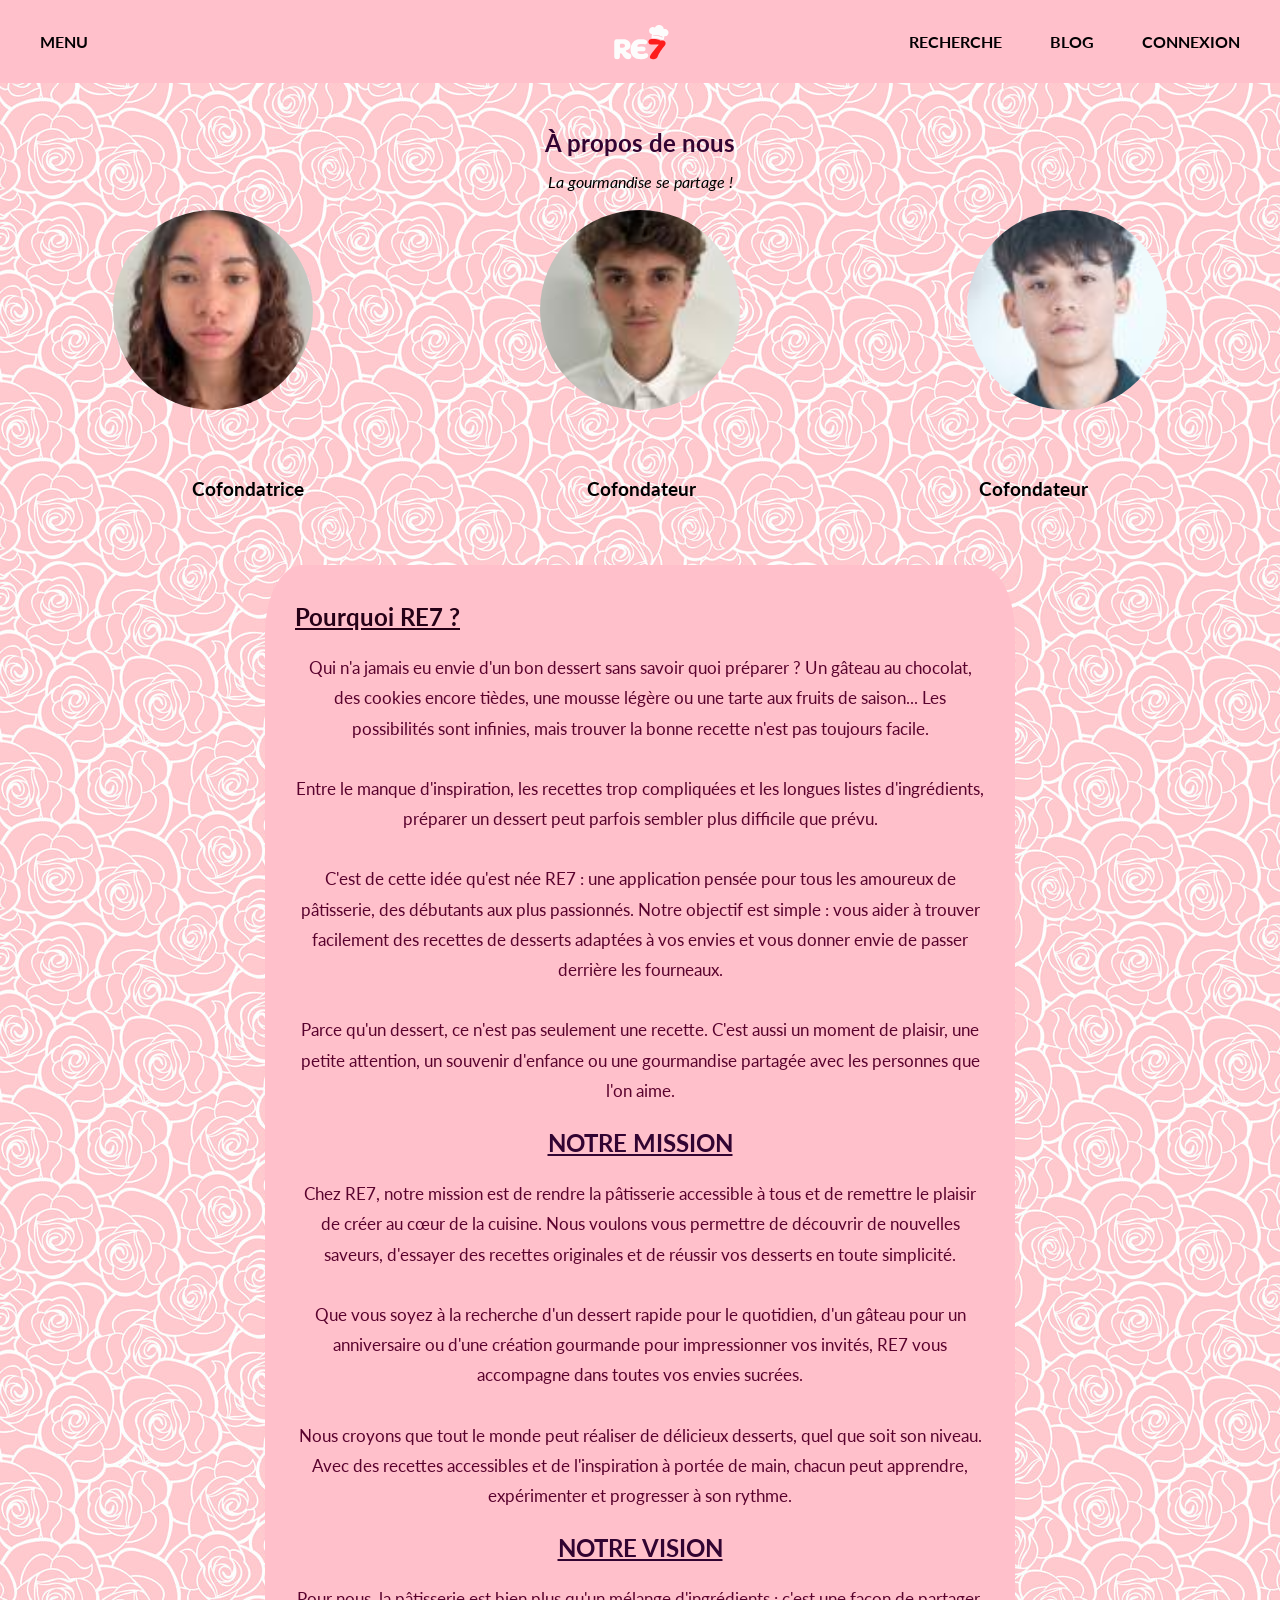
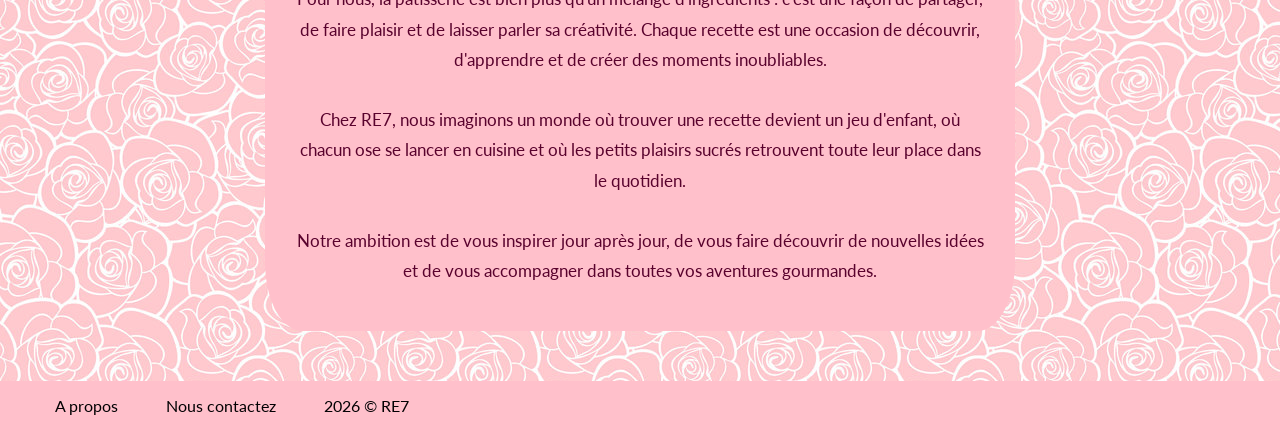
<file: apropos.html>
<!doctype html>
<html lang="en">
  <head>
    <link rel="stylesheet" href="style.css" />
    <meta charset="UTF-8" />
    <meta name="viewport" content="width=device-width, initial-scale=1.0" />
    <title>Document</title>
  </head>
  <body>
    <div class ="colone">
      <header>
        <div class="header_contain">
          <nav class="header_gauche">
            <ul>
              <li><a href="index.html">MENU</a></li>
            </ul>
          </nav>

          <div class="header_image">
            <a href="index.html">
              <img src="assets/Logo_RE7_avec_toque_de_chef.svg" alt="logo re7" />
            </a>
          </div>

          <nav class="header_droite">
            <ul>
              <li><a href="#recherche">RECHERCHE</a></li>
              <li><a href="#blog">BLOG</a></li>
              <li><a href="apropos.html">CONNEXION</a></li>
            </ul>
          </nav>
        </div>
      </header>
      <div class="padding">
        <h2><h2>À propos de nous</h2></h2>
        <div class="italique">
          <i>La gourmandise se partage !</i>
        </div>
      </div>
      <br />
      <div class="flexbox">
        <figure>
          <img
            src="assets/kenza.jpeg"
            style="
              width: 200px;
              height: 200px;
              border-radius: 50%;
              object-fit: cover;
            "
          />
        </figure>

        <figure>
          <img
            src="assets/Endrit.jpeg"
            style="
              width: 200px;
              height: 200px;
              border-radius: 50%;
              object-fit: cover;
            "
          />
        </figure>

        <figure>
          <img
            src="assets/mathias.jpeg"
            style="
              width: 200px;
              height: 200px;
              border-radius: 50%;
              object-fit: cover;
            "
          />
        </figure>
      </div>
      <div class="txt">
        <figure>
          <h3>Cofondatrice</h3>
        </figure>
        <figure>
          <h3>Cofondateur</h3>
        </figure>
        <figure>
          <h3>Cofondateur</h3>
        </figure>
      </div>
    
      <div class="notebook">
        <section class="mission">

            <div class="gentxt">
              <h1><u>Pourquoi RE7 ?</u></h1>
          <p>
            Qui n'a jamais eu envie d'un bon dessert sans savoir quoi préparer ?
            Un gâteau au chocolat, des cookies encore tièdes, une mousse légère ou
            une tarte aux fruits de saison... Les possibilités sont infinies, mais
            trouver la bonne recette n'est pas toujours facile.
          </p>

          <p>
            Entre le manque d'inspiration, les recettes trop compliquées et les
            longues listes d'ingrédients, préparer un dessert peut parfois sembler
            plus difficile que prévu.
          </p>

          <p>
            C'est de cette idée qu'est née RE7 : une application pensée pour tous
            les amoureux de pâtisserie, des débutants aux plus passionnés. Notre
            objectif est simple : vous aider à trouver facilement des recettes de
            desserts adaptées à vos envies et vous donner envie de passer derrière
            les fourneaux.
          </p>

          <p>
            Parce qu'un dessert, ce n'est pas seulement une recette. C'est aussi
            un moment de plaisir, une petite attention, un souvenir d'enfance ou
            une gourmandise partagée avec les personnes que l'on aime.
          </p>

          <h2><u>NOTRE MISSION</u></h2>

          <p>
            Chez RE7, notre mission est de rendre la pâtisserie accessible à tous
            et de remettre le plaisir de créer au cœur de la cuisine. Nous voulons
            vous permettre de découvrir de nouvelles saveurs, d'essayer des
            recettes originales et de réussir vos desserts en toute simplicité.
          </p>

          <p>
            Que vous soyez à la recherche d'un dessert rapide pour le quotidien,
            d'un gâteau pour un anniversaire ou d'une création gourmande pour
            impressionner vos invités, RE7 vous accompagne dans toutes vos envies
            sucrées.
          </p>

          <p>
            Nous croyons que tout le monde peut réaliser de délicieux desserts,
            quel que soit son niveau. Avec des recettes accessibles et de
            l'inspiration à portée de main, chacun peut apprendre, expérimenter et
            progresser à son rythme.
          </p>

          <h2><u>NOTRE VISION</u></h2>

          <p>
            Pour nous, la pâtisserie est bien plus qu'un mélange d'ingrédients :
            c'est une façon de partager, de faire plaisir et de laisser parler sa
            créativité. Chaque recette est une occasion de découvrir, d'apprendre
            et de créer des moments inoubliables.
          </p>

          <p>
            Chez RE7, nous imaginons un monde où trouver une recette devient un
            jeu d'enfant, où chacun ose se lancer en cuisine et où les petits
            plaisirs sucrés retrouvent toute leur place dans le quotidien.
          </p>

          <p>
            Notre ambition est de vous inspirer jour après jour, de vous faire
            découvrir de nouvelles idées et de vous accompagner dans toutes vos
            aventures gourmandes.
          </p>
          </div>
        </section>
      </div>
    
      <footer>
        <nav>
          <ul>
            <li><a href="apropos.html" target="_blank">A propos</a></li>
            <li><a href="#contact">Nous contactez</a></li>
            <li>2026 &copy; RE7</li>
          </ul>
        </nav>
      </footer>
      </div>
    </body>
  </html>
</file>
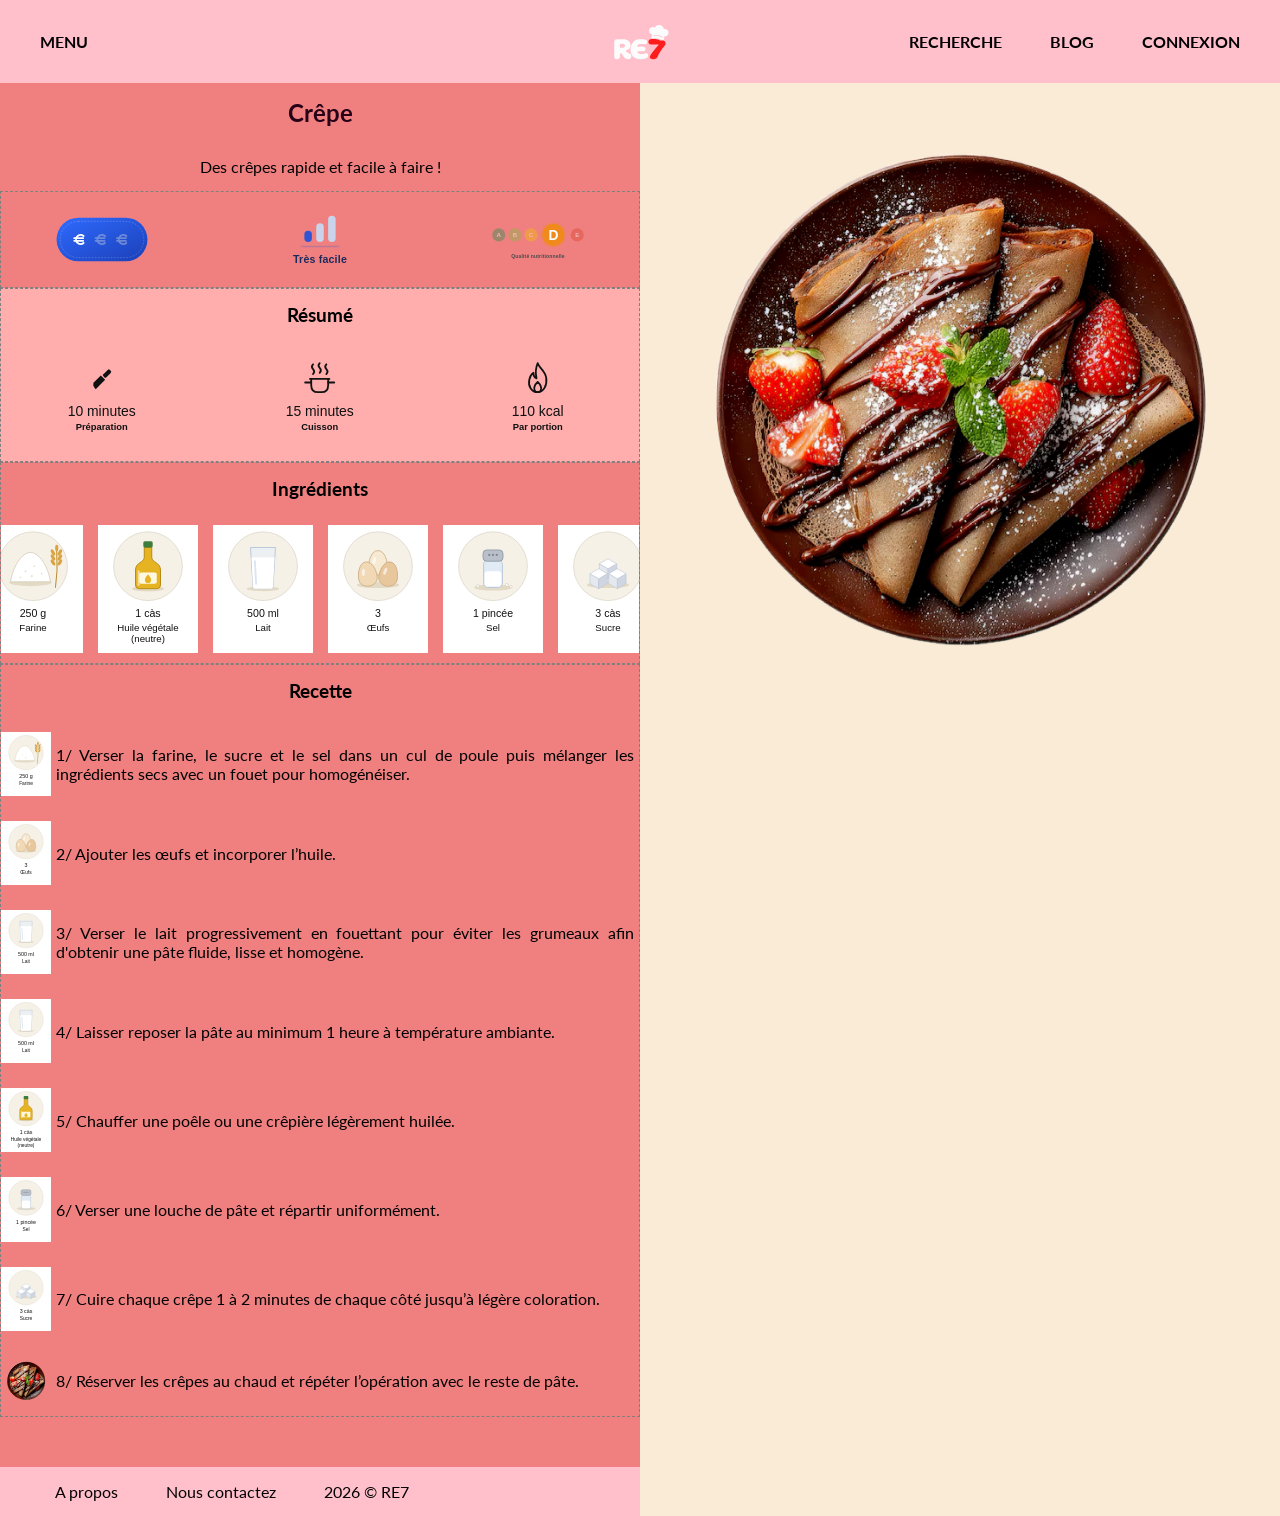
<file: recette1.html>
<!doctype html>
<html lang="en">
  <head>
    <meta charset="UTF-8" />
    <meta name="viewport" content="width=device-width, initial-scale=1.0" />
    <link rel="stylesheet" href="style.css" />
    <title>Document</title>
  </head>
  <body>
    <header>
      <div class="header_contain">
        <nav class="header_gauche">
          <ul>
            <li><a href="index.html">MENU</a></li>
          </ul>
        </nav>

        <div class="header_image">
          <a href="index.html">
            <img src="assets/Logo_RE7_avec_toque_de_chef.svg" alt="logo re7" />
          </a>
        </div>

        <nav class="header_droite">
          <ul>
            <li><a href="#recherche">RECHERCHE</a></li>
            <li><a href="#blog">BLOG</a></li>
            <li><a href="apropos.html">CONNEXION</a></li>
          </ul>
        </nav>
      </div>
    </header>
    <main>
      <section class="recette">
        <div class="presentation_recette">
          <h1>Crêpe</h1>
          <p>Des crêpes rapide et facile à faire !</p>
          <div class="border">
            <div class="affichage_pictogrammes">
              <img src="assets/pictogramme-prix-euro.svg" alt="pictogramme1" />
              <img
                src="assets/pictogramme-tres-facile.svg"
                alt="pictogramme2"
              />
              <img
                src="assets/echelle-nutritionnelle-D.svg"
                alt="pictogramme3"
              />
            </div>
          </div>
          <div class="border fondrose">
            <h3>Résumé</h3>
            <div class="affichage_pictogrammes">
              <img src="assets/preparation-10-minutes.svg" alt="pictogramme4" />
              <img src="assets/cuisson-15-minutes.svg" alt="pictogramme5" />
              <img src="assets/calories-110-kcal.svg" alt="pictogramme6" />
            </div>
          </div>
          <div class="border">
            <h3>Ingrédients</h3>
            <div class="affichage_pictogrammes ingredients">
              <img src="assets/farine.svg" alt="ingredient1" />
              <img src="assets/huile.svg" alt="ingredient2" />
              <img src="assets/lait.svg" alt="ingredient3" />
              <img src="assets/oeufs.svg" alt="ingredient3" />
              <img src="assets/sel.svg" alt="ingredient3" />
              <img src="assets/sucre.svg" alt="ingredient3" />
            </div>
          </div>
          <div class="border">
            <h3>Recette</h3>
            <figure>
              <div class="afficher_recette">
                <img src="assets/farine.svg" alt="image ingredient" />
                <figcaption>
                  1/ Verser la farine, le sucre et le sel dans un cul de poule
                  puis mélanger les ingrédients secs avec un fouet pour
                  homogénéiser.
                </figcaption>
              </div>
              <div class="afficher_recette">
                <img src="assets/oeufs.svg" alt="image ingredient" />
                <figcaption>
                  2/ Ajouter les œufs et incorporer l’huile.
                </figcaption>
              </div>
              <div class="afficher_recette">
                <img src="assets/lait.svg" alt="image ingredient" />
                <figcaption>
                  3/ Verser le lait progressivement en fouettant pour éviter les
                  grumeaux afin d'obtenir une pâte fluide, lisse et homogène.
                </figcaption>
              </div>
              <div class="afficher_recette">
                <img src="assets/lait.svg" alt="image ingredient" />
                <figcaption>
                  4/ Laisser reposer la pâte au minimum 1 heure à température
                  ambiante.
                </figcaption>
              </div>
              <div class="afficher_recette">
                <img src="assets/huile.svg" alt="image ingredient" />
                <figcaption>
                  5/ Chauffer une poêle ou une crêpière légèrement huilée.
                </figcaption>
              </div>
              <div class="afficher_recette">
                <img src="assets/sel.svg" alt="image ingredient" />
                <figcaption>
                  6/ Verser une louche de pâte et répartir uniformément.
                </figcaption>
              </div>
              <div class="afficher_recette">
                <img src="assets/sucre.svg" alt="image ingredient" />
                <figcaption>
                  7/ Cuire chaque crêpe 1 à 2 minutes de chaque côté jusqu’à
                  légère coloration.
                </figcaption>
              </div>
              <div class="afficher_recette">
                <img src="assets/crepe.png" alt="image ingredient" />
                <figcaption>
                  8/ Réserver les crêpes au chaud et répéter l’opération avec le
                  reste de pâte.
                </figcaption>
              </div>
            </figure>
          </div>
          <footer>
            <nav>
              <ul>
                <li><a href="apropos.html" target="_blank">A propos</a></li>
                <li>
                  <a href="#contact">Nous contactez</a>
                </li>
                <li>2026 &copy; RE7</li>
              </ul>
            </nav>
          </footer>
        </div>
        <div class="image_recette">
          <img src="assets/crepe.png" alt="image du plat" />
        </div>
      </section>
    </main>
  </body>
</html>
</file>
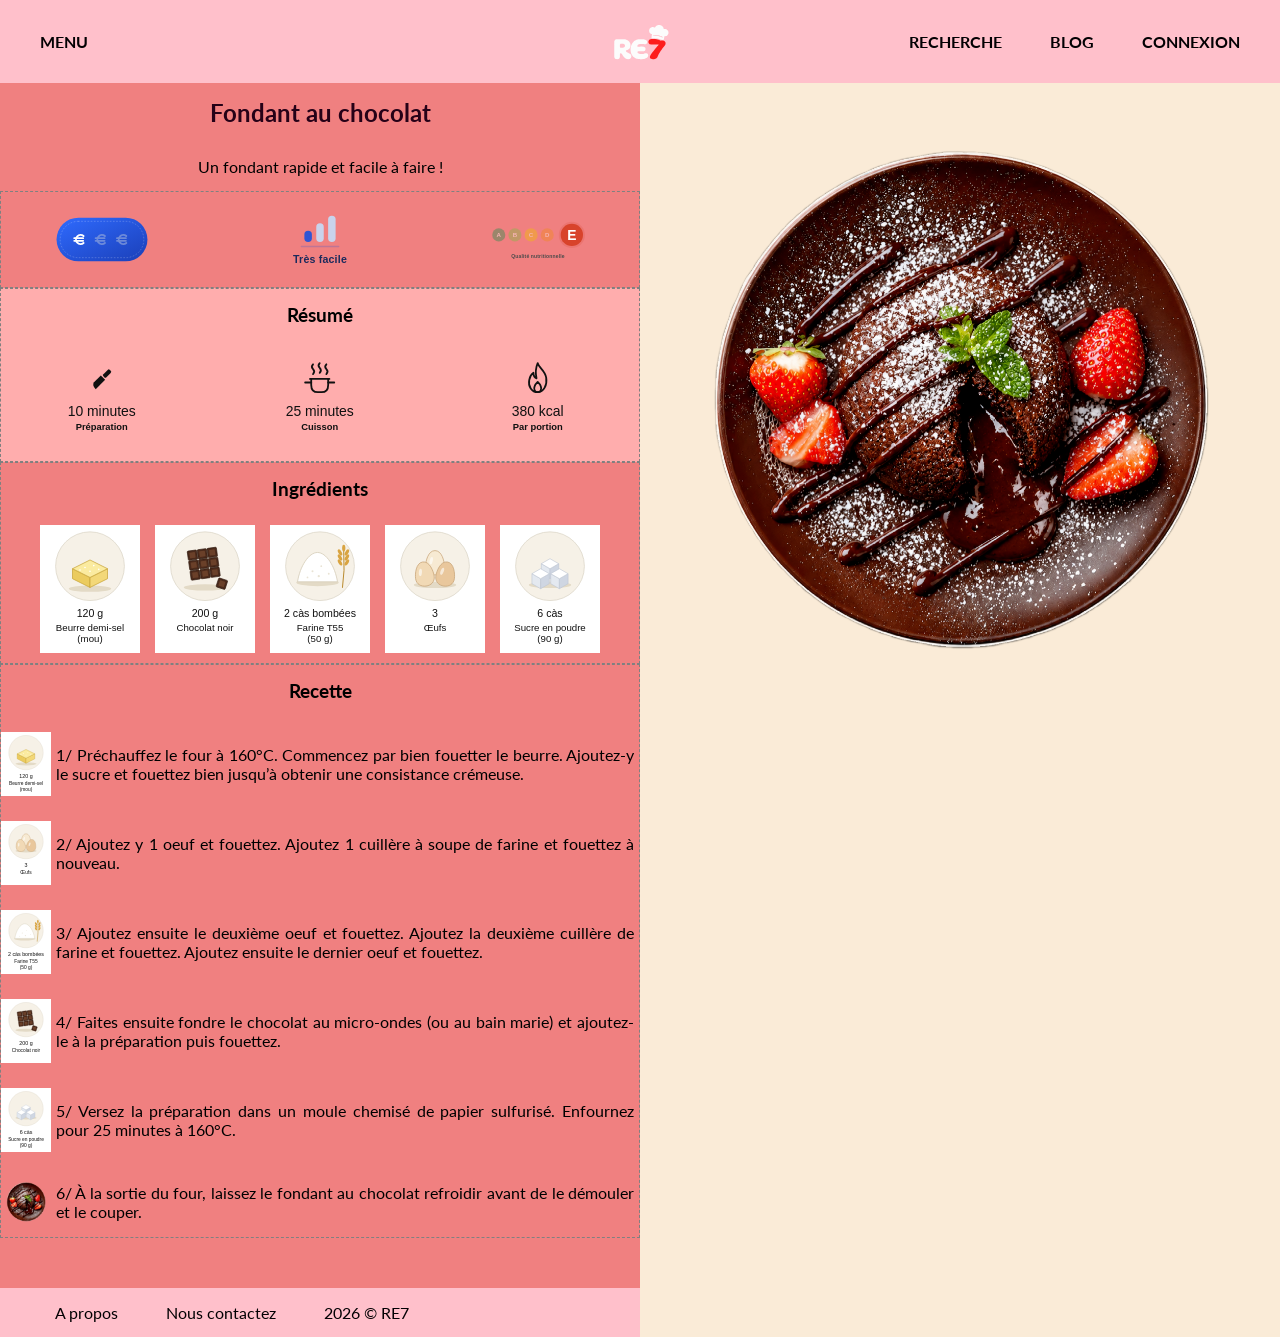
<file: recette2.html>
<!doctype html>
<html lang="en">
  <head>
    <meta charset="UTF-8" />
    <meta name="viewport" content="width=device-width, initial-scale=1.0" />
    <link rel="stylesheet" href="style.css" />
    <title>Document</title>
  </head>
  <body>
    <header>
      <div class="header_contain">
        <nav class="header_gauche">
          <ul>
            <li><a href="index.html">MENU</a></li>
          </ul>
        </nav>

        <div class="header_image">
          <a href="index.html">
            <img src="assets/Logo_RE7_avec_toque_de_chef.svg" alt="logo re7" />
          </a>
        </div>

        <nav class="header_droite">
          <ul>
            <li><a href="#recherche">RECHERCHE</a></li>
            <li><a href="#blog">BLOG</a></li>
            <li><a href="apropos.html">CONNEXION</a></li>
          </ul>
        </nav>
      </div>
    </header>
    <main>
      <section class="recette">
        <div class="presentation_recette">
          <h1>Fondant au chocolat</h1>
          <p>Un fondant rapide et facile à faire !</p>
          <div class="border">
            <div class="affichage_pictogrammes">
              <img src="assets/pictogramme-prix-euro.svg" alt="pictogramme1" />
              <img
                src="assets/pictogramme-tres-facile.svg"
                alt="pictogramme2"
              />
              <img
                src="assets/echelle-nutritionnelle-E.svg"
                alt="pictogramme3"
              />
            </div>
          </div>
          <div class="border fondrose">
            <h3>Résumé</h3>
            <div class="affichage_pictogrammes">
              <img src="assets/preparation-10-minutes.svg" alt="pictogramme4" />
              <img src="assets/cuisson-25-minutes.svg" alt="pictogramme5" />
              <img src="assets/calories-380-kcal.svg" alt="pictogramme6" />
            </div>
          </div>
          <div class="border">
            <h3>Ingrédients</h3>
            <div class="affichage_pictogrammes ingredients">
              <img src="assets/beurre2.svg" alt="ingredient1" />
              <img src="assets/chocolat2.svg" alt="ingredient2" />
              <img src="assets/farine2.svg" alt="ingredient3" />
              <img src="assets/oeufs2.svg" alt="ingredient3" />
              <img src="assets/sucre2.svg" alt="ingredient3" />
            </div>
          </div>
          <div class="border">
            <h3>Recette</h3>
            <figure>
              <div class="afficher_recette">
                <img src="assets/beurre2.svg" alt="image ingredient" />
                <figcaption>
                  1/ Préchauffez le four à 160°C. Commencez par bien fouetter le
                  beurre. Ajoutez-y le sucre et fouettez bien jusqu’à obtenir
                  une consistance crémeuse.
                </figcaption>
              </div>
              <div class="afficher_recette">
                <img src="assets/oeufs2.svg" alt="image ingredient" />
                <figcaption>
                  2/ Ajoutez y 1 oeuf et fouettez. Ajoutez 1 cuillère à soupe de
                  farine et fouettez à nouveau.
                </figcaption>
              </div>
              <div class="afficher_recette">
                <img src="assets/farine2.svg" alt="image ingredient" />
                <figcaption>
                  3/ Ajoutez ensuite le deuxième oeuf et fouettez. Ajoutez la
                  deuxième cuillère de farine et fouettez. Ajoutez ensuite le
                  dernier oeuf et fouettez.
                </figcaption>
              </div>
              <div class="afficher_recette">
                <img src="assets/chocolat2.svg" alt="image ingredient" />
                <figcaption>
                  4/ Faites ensuite fondre le chocolat au micro-ondes (ou au
                  bain marie) et ajoutez-le à la préparation puis fouettez.
                </figcaption>
              </div>
              <div class="afficher_recette">
                <img src="assets/sucre2.svg" alt="image ingredient" />
                <figcaption>
                  5/ Versez la préparation dans un moule chemisé de papier
                  sulfurisé. Enfournez pour 25 minutes à 160°C.
                </figcaption>
              </div>
              <div class="afficher_recette">
                <img src="assets/fondant.png" alt="image ingredient" />
                <figcaption>
                  6/ À la sortie du four, laissez le fondant au chocolat
                  refroidir avant de le démouler et le couper.
                </figcaption>
              </div>
            </figure>
          </div>
          <footer>
            <nav>
              <ul>
                <li><a href="apropos.html" target="_blank">A propos</a></li>
                <li>
                  <a href="#contact">Nous contactez</a>
                </li>
                <li>2026 &copy; RE7</li>
              </ul>
            </nav>
          </footer>
        </div>
        <div class="image_recette">
          <img src="assets/fondant.png" alt="image du plat" />
        </div>
      </section>
    </main>
  </body>
</html>
</file>
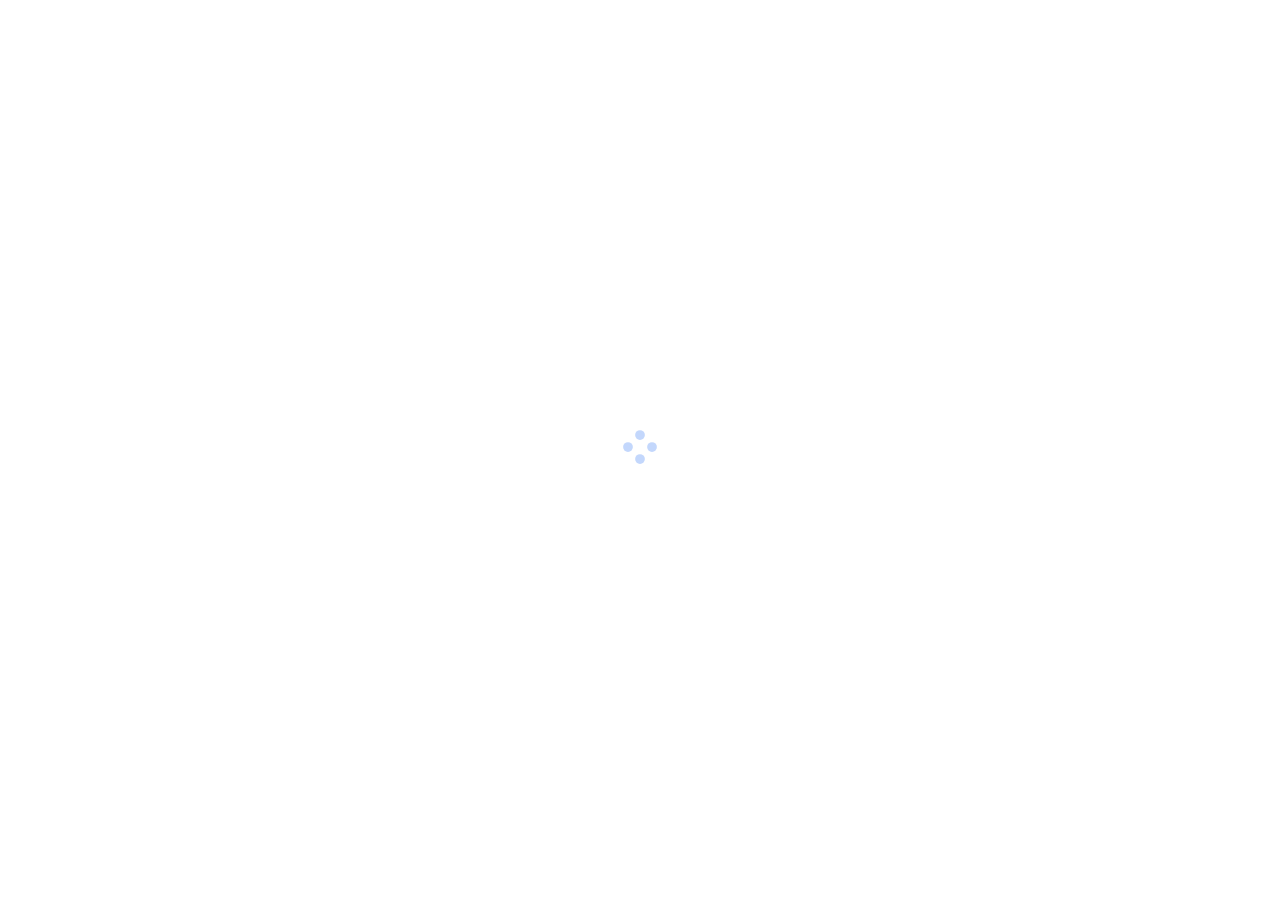
<file: assets/fonds-rose.html>
<!DOCTYPE html><html lang="en" dir="ltr"><head><meta charset="UTF-8"><meta name="viewport" content="width=device-width,minimum-scale=1,initial-scale=1"><meta name="renderer" content="webkit"><meta http-equiv="X-UA-Compatible" content="IE=edge,chrome=1"><meta name="google" content="notranslate"><title>Human verification | Slidesdocs</title><link rel="preconnect" href="https://www.recaptcha.net" crossorigin><link rel="dns-prefetch" href="https://www.recaptcha.net" crossorigin><script data-cfasync="false">!function(){var t="recaptchaBox",e=0;function n(t){return document.getElementById(t)}function a(t){e=t;var a=n("spinLeaf");a&&(a.hidden=!t)}function c(t,n,c){if(!e){a(1);var o=new XMLHttpRequest;o.open("POST","/api/captcha/pv-captcha",!0),o.setRequestHeader("Content-Type","application/x-www-form-urlencoded"),o.onreadystatechange=function(){if(4===o.readyState){var t=JSON.parse(o.responseText);if(304==t.status&&c)return c();if(200!=t.status)return void alert("Sorry, please contact info@slidesdocs.com");location.reload()}},o.onerror=function(){a(0)};var r=["token="+encodeURIComponent(t),"_csrf="+encodeURIComponent("WOfTUgy2t54DrlUFA3JjvOfPb6LfNEz5kiwZGL6rJpM0j-ZnPPDlyXnWbHRyMwLJlKgaxJddCM7zWns15Ntq8g=="),"tk=37.66.3.60|1793315230|3a9cc15a059571042bd2bc0342452698"];n&&r.push("code_version=2"),o.withCredentials=!0,o.send(r.join("&"))}}window.captcha_v3_fn=function(){grecaptcha.ready(function(){grecaptcha.execute("6LfgLD0eAAAAAKqc_M12ZTacBZClTADbvZr_DqdK",{action:"pv"}).then(function(t){c(t,null,function(){var t=document.createElement("script");t.async=!0,t.defer=!0,t.src="https://www.google.com/recaptcha/api.js?onload=captcha_v2_fn&render=explicit",document.head.appendChild(t);var e=n("container");e&&(e.style.opacity="1");var a=document.querySelector(".grecaptcha-badge");a&&(a.style.hidden=!0)})})})},window.captcha_v2_fn=function(){grecaptcha.render(t,{sitekey:"6LdTLT0eAAAAAG5Bi0pyBJKU3rIQRKiANS03K4kw",callback:function(t){c(t,!0)}}),function(){var e=n(t),c=e.querySelector("iframe");function o(){clearTimeout(o.t),a(0),e.classList.add("box-loaded")}c?(o.t=setTimeout(o,5e3),c.addEventListener("load",o)):setTimeout(o,1e3)}()}}()</script><script data-cfasync="false" async src="https://www.recaptcha.net/recaptcha/api.js?onload=captcha_v3_fn&render=6LfgLD0eAAAAAKqc_M12ZTacBZClTADbvZr_DqdK"></script><style data-critical-css="">*,:after,:before{--1g92bhj:0;--1pjkpo:0;--1775dy3:0;--1wox5gb:0;--xlvh8v:0;--p1wz1m:0;--w3sgjf:0;--1fws8y0:1;--1k3lhjb:1;--zhgcfw: ;--uvdfxb: ;--87uih6: ;--1xj0mcf:proximity;--1wwujtp: ;--1ihwx9p: ;--t8rzen: ;--7u68kp: ;--1xle1v1: ;--2a0e33: ;--glo6dh: ;--1i94fo4: ;--uuw4i0: ;--159fnfj:0px;--fdwrnp:#fff;--10hnhb9:rgba(59, 130, 246, .5);--onwift:0 0 rgba(0,0,0,0);--o62fx7:0 0 rgba(0,0,0,0);--twi9i1:0 0 rgba(0,0,0,0);--11ulhcs:0 0 rgba(0,0,0,0);--1pnu83k: ;--1n0a0ew: ;--161b85a: ;--1kqbu5i: ;--16rdb3y: ;--3zazqx: ;--1356dq6: ;--arsfcc: ;--1h5o4lh: ;--1h0ed3c: ;--i4qrwg: ;--n0glh8: ;--1ls2j7d: ;--3e80g6: ;--1prbest: ;--gf63zs: ;--g7wle2: ;--11tu8is: ;--9ispzb: ;--1y2ukko: ;--1p9xv2c: ;--xnzr4h: }*,:after,:before{box-sizing:border-box;border-width:0;border-style:solid;border-color:#e5e7eb}:after,:before{--aqkwoo:""}:host,html{line-height:1.5;-webkit-text-size-adjust:100%;-moz-tab-size:4;-o-tab-size:4;tab-size:4;font-family:ui-sans-serif,system-ui,-apple-system,Segoe UI,Roboto,Ubuntu,Cantarell,Noto Sans,sans-serif,"Apple Color Emoji","Segoe UI Emoji",Segoe UI Symbol,"Noto Color Emoji";font-feature-settings:normal;font-variation-settings:normal;-webkit-tap-highlight-color:transparent}body{margin:0;line-height:inherit}svg{display:block;vertical-align:middle}html{font-size:16px}body{color:#333}[hidden],[x-cloak],template{display:none!important}a[href]{cursor:pointer}._zdhzae{position:absolute}._okn6wz{position:relative}._i6v19h{bottom:0}._17ac8us{left:0}._imyjz8{right:0}._1chrip6{top:0}._s534rj{z-index:2}._1up868x{margin-left:auto;margin-right:auto}._j228r{margin-bottom:.75rem}._1w3fz7x{margin-bottom:1.25rem}._o3ok54{margin-top:2.5rem}._1ct2zdq{margin-top:.75rem}._5c5m2s{display:inline-block}._1gpqpih{display:flex}._1hnhlxm{display:inline-flex}._16196pa{height:1em}._x3a7wa{min-height:100vh}._xssotd{width:1em}._3rg1bk{width:100%}._xmqjev{max-width:100%}._1q1xkb8{flex-direction:column}._gbkbp2{align-items:center}._1yb1e36{justify-content:center}._if8y8s{border-radius:.25rem}._dsb5h7{border-radius:9999px}._1sc3k56{background-color:currentColor}._1299zqr{--1ky882y:1;background-color:rgba(245,245,245,var(--1ky882y,1))}._1kmitmn{padding-left:.75rem;padding-right:.75rem}._1qmy3zb{padding-top:1.25rem;padding-bottom:1.25rem}._1thqjh8{text-align:center}._m4lhle{font-size:1.875rem;line-height:2.25rem}._b8uxex{font-size:1.25rem;line-height:1.75rem}._627ig4{font-weight:700}._yx1roh{line-height:1}._4etaw5{--rgzmnv:1;color:rgba(57,122,246,var(--rgzmnv,1))}._1xqkfr1{--rgzmnv:1;color:rgba(102,102,102,var(--rgzmnv,1))}._14etlr{opacity:0}._5jwfwt{opacity:.3}[dir=rtl] ._1qqcq5g{transform:scale3d(-1,1,1)}._15avns5{width:364px}._62u8e5{height:132px}._1lgsajb{width:304px;height:78px}._3zscjb{transform:rotate(45deg);animation:_3zscjb 1.2s linear infinite}._3zscjb i{width:.4375em;height:.4375em;transform:scale(.75);animation:_1u0ybn9 1s linear infinite alternate}._3zscjb i:nth-child(2){animation-delay:.4s}._3zscjb i:nth-child(3){animation-delay:.8s}._3zscjb i:nth-child(4){animation-delay:1.2s}@keyframes _3zscjb{to{transform:rotate(405deg)}}@keyframes _1u0ybn9{to{opacity:1}}._1u9yvwp{text-indent:-9999em;animation:_1u9yvwp 1.4s infinite linear;transform:scale(.6) translateZ(0)}@keyframes _1u9yvwp{0%,to{box-shadow:0 -3em 0 .2em,2em -2em,3em 0 0 -1em,2em 2em 0 -1em,0 3em 0 -1em,-2em 2em 0 -1em,-3em 0 0 -1em,-2em -2em}12.5%{box-shadow:0 -3em,2em -2em 0 .2em,3em 0,2em 2em 0 -1em,0 3em 0 -1em,-2em 2em 0 -1em,-3em 0 0 -1em,-2em -2em 0 -1em}25%{box-shadow:0 -3em 0 -.5em,2em -2em,3em 0 0 .2em,2em 2em,0 3em 0 -1em,-2em 2em 0 -1em,-3em 0 0 -1em,-2em -2em 0 -1em}37.5%{box-shadow:0 -3em 0 -1em,2em -2em 0 -1em,3em 0,2em 2em 0 .2em,0 3em,-2em 2em 0 -1em,-3em 0 0 -1em,-2em -2em 0 -1em}50%{box-shadow:0 -3em 0 -1em,2em -2em 0 -1em,3em 0 0 -1em,2em 2em,0 3em 0 .2em,-2em 2em,-3em 0 0 -1em,-2em -2em 0 -1em}62.5%{box-shadow:0 -3em 0 -1em,2em -2em 0 -1em,3em 0 0 -1em,2em 2em 0 -1em,0 3em,-2em 2em 0 .2em,-3em 0,-2em -2em 0 -1em}75%{box-shadow:0 -3em 0 -1em,2em -2em 0 -1em,3em 0 0 -1em,2em 2em 0 -1em,0 3em 0 -1em,-2em 2em,-3em 0 0 .2em,-2em -2em}87.5%{box-shadow:0 -3em,2em -2em 0 -1em,3em 0 0 -1em,2em 2em 0 -1em,0 3em 0 -1em,-2em 2em,-3em 0,-2em -2em 0 .2em}}</style><link rel="apple-touch-icon" sizes="180x180" href="/apple-touch-icon.png"><link rel="icon" type="image/svg+xml" href="/favicon.svg"><link rel="icon" type="image/png" sizes="32x32" href="/favicon-32x32.png"><link rel="icon" type="image/png" sizes="16x16" href="/favicon-16x16.png"><link rel="mask-icon" href="/safari-pinned-tab.svg" color="#5bbad5"><meta name="msapplication-TileColor" content="#ffffff"><meta name="theme-color" content="#ffffff"></head><body><div class="_1gpqpih _gbkbp2 _1yb1e36 _3rg1bk _1qmy3zb _1kmitmn _x3a7wa"><div id="spinLeaf" class="_zdhzae _s534rj"><span class="_3zscjb _okn6wz _5c5m2s _xssotd _16196pa _m4lhle _4etaw5"><i class="_1chrip6 _17ac8us _5jwfwt _zdhzae _1sc3k56 _dsb5h7"></i><i class="_1chrip6 _imyjz8 _5jwfwt _zdhzae _1sc3k56 _dsb5h7"></i><i class="_i6v19h _imyjz8 _5jwfwt _zdhzae _1sc3k56 _dsb5h7"></i><i class="_i6v19h _17ac8us _5jwfwt _zdhzae _1sc3k56 _dsb5h7"></i></span></div><div id="container" class="_3rg1bk _1thqjh8 _14etlr"><div class="_1hnhlxm _gbkbp2 _1w3fz7x _yx1roh"><svg x-pre xmlns="http://www.w3.org/2000/svg" width="182" height="50" fill="none" viewBox="0 0 182 50"><defs><clippath id="i1m4cz1wa"><path fill="#fff" d="M1 1.44h180v47.12H1z"/></clippath></defs><g clip-path="url(#i1m4cz1wa)"><path fill="#007AFF" d="M51.424 36.417c-1.044-.537-1.812-1.236-2.417-2.15a6.1 6.1 0 0 1-.878-3.17v-1.02c0-.107.054-.215.11-.269a.43.43 0 0 1 .274-.107h4.669c.11 0 .22.054.274.107.055.054.11.162.11.27v.751c0 .538.11.967.385 1.236q.411.483.989.484c.384 0 .714-.162.988-.43.275-.269.385-.699.385-1.129 0-.483-.22-.967-.604-1.343-.385-.43-1.209-1.02-2.417-1.88-1.099-.806-2.033-1.505-2.747-2.096-.714-.645-1.318-1.397-1.867-2.31-.55-.913-.77-1.988-.77-3.224s.275-2.364.88-3.331c.549-.967 1.373-1.72 2.416-2.257 1.044-.537 2.252-.806 3.57-.806q2.06.001 3.626.806c1.044.538 1.868 1.29 2.417 2.257a6.76 6.76 0 0 1 .879 3.385v.806a.4.4 0 0 1-.11.268.43.43 0 0 1-.275.108h-4.669a.43.43 0 0 1-.274-.108.4.4 0 0 1-.11-.268v-.914c0-.483-.11-.86-.385-1.182q-.412-.483-.988-.483t-.99.483a2.08 2.08 0 0 0-.384 1.236c0 .537.165 1.021.55 1.45.384.43 1.153 1.075 2.307 1.881a54 54 0 0 1 3.185 2.472 8.7 8.7 0 0 1 1.703 2.095c.385.753.605 1.666.605 2.74 0 1.989-.66 3.547-1.923 4.675-1.263 1.182-2.911 1.72-4.998 1.72a7 7 0 0 1-3.516-.753m12.799.43a.4.4 0 0 1-.11-.269v-22.19c0-.107.055-.215.11-.268a.42.42 0 0 1 .274-.108h4.779c.11 0 .22.054.275.108.054.053.11.16.11.268v22.19a.4.4 0 0 1-.11.27.43.43 0 0 1-.275.107h-4.779a.42.42 0 0 1-.275-.108"/><path fill="#12D89B" d="M72.791 17.666c-.549-.538-.824-1.236-.824-2.042 0-.86.275-1.558.824-2.042.55-.537 1.209-.806 2.088-.806.823 0 1.537.269 2.087.806.55.538.824 1.236.824 2.042s-.275 1.504-.824 2.042c-.55.537-1.263.806-2.087.806-.88 0-1.538-.269-2.088-.806m-.549 19.181a.4.4 0 0 1-.11-.269V20.352c0-.107.055-.215.11-.268a.43.43 0 0 1 .275-.108h4.778c.11 0 .22.054.275.108.055.053.11.16.11.268v16.173a.4.4 0 0 1-.11.268.43.43 0 0 1-.275.108h-4.778c-.11.053-.165 0-.275-.054"/><path fill="#007AFF" d="M88.061 14.066a.42.42 0 0 1 .275-.107h4.779c.11 0 .22.053.274.107s.11.161.11.269v22.19a.4.4 0 0 1-.11.268.43.43 0 0 1-.274.108h-4.779a.43.43 0 0 1-.275-.108.4.4 0 0 1-.11-.268v-.645c0-.054 0-.108-.054-.108-.055 0-.11 0-.11.054-.714.914-1.758 1.397-3.076 1.397-3.076 0-4.614-1.88-4.614-5.695v-6.125c0-3.761 1.538-5.695 4.614-5.695 1.318 0 2.307.483 3.076 1.45l.11.108c.054 0 .054-.054.054-.108v-6.77c0-.107 0-.215.11-.322m-.44 18.107c.22-.269.33-.591.33-1.075v-5.265c0-.43-.11-.806-.33-1.075-.219-.269-.493-.376-.878-.376-.33 0-.604.107-.824.376s-.275.591-.275 1.075v5.265c0 .43.11.806.275 1.075.22.268.495.376.824.376.385 0 .66-.108.879-.376m21.642-2.311a.43.43 0 0 1-.275.108h-7.305q-.165 0-.165.161v.967c0 .43.11.806.329 1.075s.495.376.879.376c.33 0 .549-.108.769-.323s.33-.483.385-.805c0-.215.164-.377.439-.377l4.614.269c.11 0 .22.054.275.108.055.053.11.16.11.322q-.33 5.48-6.592 5.48c-2.142 0-3.79-.483-4.943-1.504-1.209-1.021-1.758-2.364-1.758-4.191v-6.125c0-1.72.604-3.063 1.813-4.137 1.208-1.021 2.856-1.558 4.943-1.558s3.735.537 4.944 1.558c1.208 1.02 1.757 2.418 1.757 4.137v4.19c-.109.054-.164.162-.219.27m-7.471-5.104c-.219.269-.329.591-.329 1.075v1.02q0 .162.165.162h1.977q.165 0 .165-.162v-1.02c0-.43-.11-.753-.33-1.021-.219-.269-.494-.43-.824-.43s-.604.107-.824.376m11.316 11.014c-1.209-.968-1.813-2.203-1.813-3.762v-.214a.4.4 0 0 1 .11-.27.43.43 0 0 1 .274-.107h4.505c.109 0 .219.054.274.108s.11.161.11.269v.053c0 .376.165.699.439.914.275.215.605.322.934.322s.55-.107.714-.269c.165-.16.275-.43.275-.698 0-.376-.165-.698-.549-.913-.385-.215-.989-.43-1.813-.699l-.714-.215c-2.911-.967-4.339-2.686-4.339-5.265 0-1.666.549-2.955 1.702-3.922s2.637-1.451 4.56-1.451 3.515.537 4.668 1.558 1.758 2.418 1.758 4.137c0 .215-.11.376-.384.376h-4.34a.42.42 0 0 1-.274-.107.4.4 0 0 1-.11-.269v-.269c0-.376-.11-.644-.275-.86a1.13 1.13 0 0 0-.824-.322c-.329 0-.604.108-.769.323a1.3 1.3 0 0 0-.274.806q0 .725.659 1.128c.439.269 1.098.537 1.867.806.989.322 1.813.698 2.527 1.02.714.377 1.318.86 1.868 1.559.494.645.769 1.504.769 2.525q0 2.337-1.813 3.708c-1.209.913-2.801 1.343-4.779 1.343-2.087.107-3.735-.376-4.943-1.343"/><path fill="currentColor" d="M135.355 14.066a.42.42 0 0 1 .274-.107h3.076c.11 0 .22.053.275.107s.11.161.11.269v22.19a.4.4 0 0 1-.11.268.43.43 0 0 1-.275.108h-3.076a.42.42 0 0 1-.274-.108.4.4 0 0 1-.11-.268v-.376c0-.054 0-.108-.055-.108s-.11 0-.11.054c-.824.752-1.813 1.128-3.021 1.128-1.483 0-2.637-.483-3.515-1.45-.824-.968-1.264-2.257-1.264-3.869v-6.662c0-1.666.44-2.956 1.264-3.923.823-.967 1.977-1.397 3.46-1.397.494 0 1.044.108 1.593.27a3.1 3.1 0 0 1 1.428.913c.055.053.11.053.11.053.055 0 .055-.053.055-.107v-6.663zm-.769 19.342c.384-.322.604-.806.659-1.343V25.08c-.11-.59-.33-1.02-.659-1.343a2 2 0 0 0-1.319-.483c-.604 0-1.153.214-1.483.644a2.65 2.65 0 0 0-.549 1.666v6.071c0 .699.165 1.29.549 1.666.385.376.879.645 1.483.645.495 0 .989-.161 1.319-.538m8.623 2.364c-1.043-.967-1.593-2.256-1.593-3.922v-6.609c0-1.611.55-2.9 1.593-3.868 1.099-.967 2.527-1.45 4.34-1.45 1.867 0 3.295.483 4.394 1.45s1.593 2.257 1.593 3.868v6.61c0 1.665-.549 2.954-1.593 3.921-1.044.968-2.527 1.451-4.394 1.451-1.813 0-3.241-.483-4.34-1.45m5.933-2.525c.384-.43.604-.967.604-1.665V25.51c0-.698-.22-1.236-.604-1.665-.385-.43-.879-.645-1.538-.645q-.99 0-1.483.645c-.385.43-.55.967-.55 1.665v6.018c0 .698.165 1.29.55 1.665q.576.645 1.483.645c.604 0 1.153-.161 1.538-.59m8.239 2.524c-1.044-.967-1.593-2.256-1.593-3.922v-6.609c0-1.611.549-2.9 1.593-3.868 1.043-.967 2.527-1.45 4.339-1.45s3.296.483 4.34 1.45c1.098.967 1.592 2.15 1.592 3.6v.483a.4.4 0 0 1-.109.27.43.43 0 0 1-.275.107l-3.076.107c-.275 0-.385-.107-.385-.376v-.323c0-.537-.219-1.02-.604-1.45-.384-.43-.879-.591-1.483-.591q-.906 0-1.483.645c-.384.43-.549 1.02-.549 1.665v6.072c0 .698.165 1.235.549 1.665q.577.645 1.483.645a2.05 2.05 0 0 0 1.483-.591c.385-.43.604-.913.604-1.45v-.323c0-.108.055-.215.11-.269a.43.43 0 0 1 .275-.107l3.076.053c.11 0 .22.054.275.108a.4.4 0 0 1 .109.269v.59c0 1.505-.549 2.74-1.592 3.654-1.099.914-2.527 1.397-4.34 1.397s-3.296-.483-4.339-1.45m13.512.107c-1.043-.806-1.593-1.934-1.593-3.385v-.215c0-.107.055-.215.11-.269a.43.43 0 0 1 .275-.107h2.911c.11 0 .22.054.275.107a.4.4 0 0 1 .109.269v.161c0 .537.22.967.605 1.29.384.322.933.537 1.538.537.604 0 1.043-.161 1.373-.483.329-.323.494-.753.494-1.236 0-.43-.165-.806-.439-1.075-.275-.268-.604-.537-.934-.698a20 20 0 0 0-1.813-.753c-1.263-.483-2.307-1.074-3.13-1.826-.824-.753-1.209-1.827-1.209-3.332s.494-2.74 1.483-3.6 2.362-1.289 4.065-1.289c1.758 0 3.131.43 4.119 1.343 1.044.914 1.538 2.15 1.538 3.654a.4.4 0 0 1-.109.268.43.43 0 0 1-.275.108h-2.801a.43.43 0 0 1-.275-.108.4.4 0 0 1-.11-.268v-.215c0-.537-.165-.967-.549-1.29-.385-.376-.824-.537-1.373-.537-.605 0-1.044.161-1.374.537a1.9 1.9 0 0 0-.494 1.29c0 .43.11.752.385 1.075.274.268.549.483.933.698.33.161.879.43 1.703.752a34 34 0 0 1 2.362 1.075 5.16 5.16 0 0 1 1.703 1.558c.494.645.714 1.504.714 2.472 0 1.45-.549 2.632-1.593 3.492q-1.566 1.29-4.284 1.29c-1.868 0-3.241-.43-4.34-1.29"/><path fill="#12D89B" d="M33.957 45.336c-.494 0-1.044-.161-1.593-.483L21.05 38.459l.824-1.397 11.37 6.394c.44.268.824.322 1.044.16.22-.107.384-.483.384-.966l.055-23.695c0-1.343-1.044-3.116-2.252-3.814L11.382 3.32c-.44-.27-.825-.323-1.044-.216s-.385.484-.385.967l-.055 14.615H8.251l.054-14.615c0-1.074.44-1.934 1.209-2.364s1.758-.376 2.691.161l21.093 11.928c1.703.967 3.076 3.278 3.076 5.212l-.055 23.694c0 1.075-.44 1.935-1.209 2.365-.384.16-.714.268-1.153.268"/><path fill="#339EFF" d="M28.849 48.56c-.495 0-1.044-.161-1.593-.483l-6.207-3.493.824-1.397 6.207 3.493c.44.268.824.322 1.043.16.22-.107.385-.483.385-.966l.055-23.641c0-1.343-1.044-3.117-2.252-3.815L6.218 6.544c-.384-.215-.824-.322-1.043-.161-.22.107-.33.483-.385.967v9.994H3.142V7.35c0-1.075.44-1.934 1.209-2.364s1.757-.376 2.691.161l21.093 11.928c1.702.967 3.076 3.277 3.076 5.212l-.055 23.694c0 1.075-.44 1.934-1.209 2.364-.33.161-.714.215-1.098.215"/><path fill="#339EFF" d="M21.049 44.638 6.163 36.202c-1.703-.967-3.076-3.223-3.076-5.158l.055-13.7H4.79l-.055 13.7c0 1.344 1.044 3.117 2.252 3.762l14.886 8.435z"/><path fill="#007AFF" d="m20.83 22.233-17.578-9.94c-1.208-.698-2.197-.161-2.197 1.236L1 33.247c0 1.397.989 3.063 2.197 3.708l17.577 9.94c1.209.698 2.197.16 2.197-1.236l.055-19.719c0-1.343-.988-3.009-2.197-3.707m-7.581 10.37-2.307.913-1.538.645c-.165.053-.44.053-.604-.108-.495-.268-.989-.967-.989-1.665v-7.522c0-.645.494-.806.989-.538.22.108.44.323.604.645l1.538 2.364 2.307 3.546c.44.753.44 1.505 0 1.72"/></g></svg></div><div class="_b8uxex _627ig4">Human verification</div><div class="_15avns5 _1ct2zdq _1up868x _xmqjev">We apologize for the confusion, but we can't quite tell if you're a person or a script.</div><div class="_62u8e5 _1hnhlxm _1q1xkb8 _xmqjev _1yb1e36 _gbkbp2"><div class="_o3ok54 _j228r _1xqkfr1">Check the box, and we'll be out of your way.</div><div id="recaptchaBox" class="_1lgsajb _5c5m2s _xmqjev _1299zqr _if8y8s"></div></div></div></div></body></html>
</file>
<file: style.css>
@import url('https://fonts.googleapis.com/css2?family=Playpen+Sans:wght@100..800&family=Raleway:ital,wght@0,100..900;1,100..900&family=Short+Stack&display=swap');
@import url("https://fonts.googleapis.com/css2?family=Lato:ital,wght@0,100;0,300;0,400;0,700;0,900;1,100;1,300;1,400;1,700;1,900&family=Raleway:ital,wght@0,100..900;1,100..900&display=swap");
* {
  font-family: "Lato";
  margin: 0;
}

body {
  margin: 0;
  background-color: lightcoral;
}

.recette {
  display: flex;
  flex-direction: row;
  justify-content: space-around;
  width: 100%;
}

.recette figure {
  display: flex;
  flex-wrap: wrap;
  flex-direction: column;
}

.presentation_recette {
  width: 50%;
}

.presentation_recette h1,
h3,
p {
  text-align: center;
  padding: 15px 0 15px 0;
}

.presentation_recette figcaption {
  text-align: justify;
  padding: 5px;
}

.affichage_pictogrammes {
  display: flex;
  justify-content: space-around;
  gap: 15px;
  padding: 10px 0 10px 0;
}

.affichage_pictogrammes img {
  width: 100px;
}

.afficher_recette {
  display: flex;
  flex-direction: row;
  align-items: center;
  padding: 15px 0 10px 0;
}

.afficher_recette img {
  width: 50px;
}

.recette figure {
  display: flex;
  flex-wrap: wrap;
}

.image_recette {
  width: 50%;
  background-color: antiquewhite;
}

.image_recette img {
  width: 100%;
  height: auto;
  position: sticky;
  top: 0;
}

.ingredients {
  overflow: auto;
  justify-content: center;
}

header {
  background-color: pink;
  padding: 15px 40px;
  position: sticky;
  z-index: 1000;
  top: 0;
}

.header_contain {
  display: grid;
  grid-template-columns: 1fr auto 1fr;
  align-items: center;
  width: 100%;
}

.header_gauche ul {
  font-weight: bolder;
  justify-content: flex-start;
  padding: 0;
}

.header_droite ul {
  font-weight: bold;
  justify-content: flex-end;
  padding: 0;
}

.header_image img {
  height: 50px;
}

nav a {
  text-decoration: none;
  color: inherit;
}

nav a:hover {
  color: rgb(226, 83, 43);
}

nav ul {
  list-style: none;
  display: flex;
  gap: 3rem;
  color: #030003;
}

footer {
  display: flex;
  background-color: pink;
  text-align: center;
  margin-top: 50px;
  padding: 15px 15px 15px 15px;
  color: #030003;
}

.border {
  border: dashed 1px gray;
  border-collapse: collapse;
}

.fondrose {
  background-color: rgb(255, 173, 173);
}

.container nav {
  display: flex;

  justify-content: flex-end;
}

.image {
  padding: 1rem;
  display: flex;
  overflow: scroll;
}

.image img {
  transition: transform 0.5s ease;
  border-radius: 15px;
  height: 500px;
  margin-right: 10px;
  flex: 0 0 auto;
}

.image img:hover {
  transform: scale(1.02);
}

h1 {
  color: rgb(38, 1, 23);
  box-shadow: 2cm;
}

table {
  border-collapse: collapse;
  border: solid, 2px, black;
  width: 15%;
}

th,
td {
  border: solid, 1px, black;
  background-color: rgba(211, 211, 211, 0);
  padding: 1em;
}
  
.banner {
  height: 200px;
  background-image: url("assets/Table\ gourmande\ autour\ d’une\ planche\ en\ bois.png");
  background-repeat: no-repeat;
  background-position: center;
  background-size: cover;
  position: sticky;
  top: 0;
  box-shadow: 0 4px 10px rgb(0, 0, 0, 0.5);
  display: flex;
  justify-content: center;
}

h2 {
  text-align: center;
  color: rgb(50, 4, 50);
}

.padding h2,
i {
  padding: 15px;
}

.logo {
  display: flex;
  align-items: center;
  flex-direction: column;
}

.italique {
  text-align: center;
}

.flexbox {
  display: flex;
  justify-content: space-around;
}

.txt {
  display: flex;
  justify-content: space-around;
  font-family: "Short Stack", sans-serif;
}

.containerk {
  justify-content: flex-end;
  padding: 15px;
  position: sticky;
  top: 0;
}
.accueil {
  width: 100%;
  position: relative;
  margin: 0;
  padding: 0;
  overflow: hidden;
  /* background-image: none;
  background-size: cover;
  background-position: center;
  display: flex;
  padding: auto;
  height: 80vh;
  width: 100%;
  overflow: hidden; */
}

.accueil h1 {
  font-size: 50px;
  z-index: 1;
  position: absolute;
  top: 50%;
  left: 5%;
}

.accueil img {
  filter: brightness(0.67);
  width: 100%;
  height: 85vh;
  object-fit: cover;
  display: block;
  object-position: center;
}
.mission {
  max-width: 750px;
  max-height: 1400px;
  margin: 50px auto;

  font-family: Arial, sans-serif;
  color: #030003;
  line-height: 1.8;
}

.nom {
  display: flex;
}

.logo img {
  width: 100px;
  height: auto;
  display: block;
  margin: 0 auto;
}
html,
body {
  margin: 0;
  padding: 0;
  width: 100%;
}

.texte {
  color: palevioletred;
  font-size: 30px;
  z-index: 1;
  text-shadow: 2px 2px 2px rgba(0, 0, 0, 0.9);
  position: absolute;
  top: 60%;
  left: 5%;
}

.accueil a:hover {
  color: rgb(226, 83, 43);
} 

.mission p{
  font-size: 1.05rem;
}

.txt {
  margin: 50px;

}

.titre2 {
  padding: 30px 30px 30px 30px;
  color: rgb(0, 0, 0);
  text-shadow: 2px 2px 2px rgba(0, 0, 0, 0.2);
  font-weight: bold;
}

.gentxt {
  color: rgb(89, 2, 45);
  background-color: pink  ;
  padding: 30px;
  border-radius: 5%;
  
}
.carousel-item img {
  width: 100%;
  aspect-ratio: 1 / 1;
  object-fit: cover;
  transition: transform 0.5s ease; 
}

.carousel-item img:hover {
  transform: scale(1.02);
}

@media (width < 510px) {
}

.colone {
  background-image: url(assets/fonds.jpg);
  height:auto;
}
</file>
